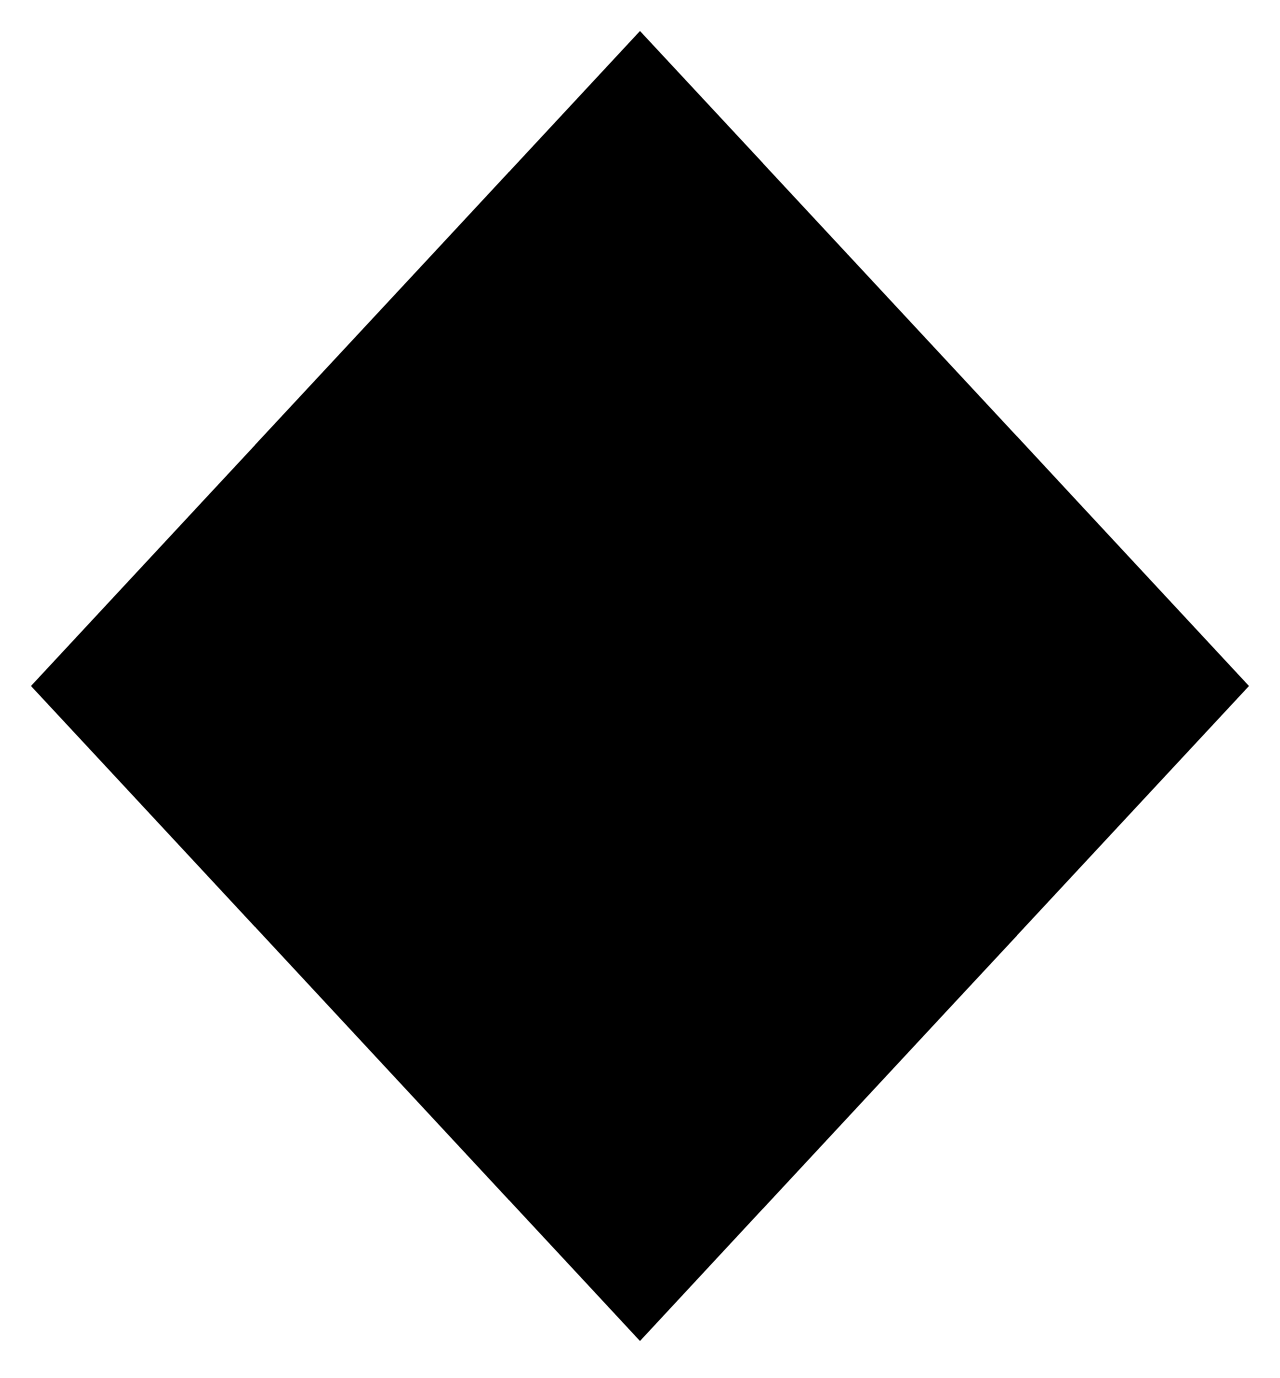
<file: svg.html>
<!DOCTYPE html>
<html lang="en">
<head>
    <meta charset="UTF-8">
    <meta name="viewport" content="width=device-width, initial-scale=1.0">
    <title>SVG Shape</title>
</head>
<body>
<svg class="home__blob" viewBox="0 0 550 591" xmlns="http://www.w3.org/2000/svg">
    <mask id="maskBlob" mask-type="alpha">
        <path d="M275 10 L540 295 L275 580 L10 295 Z"/>
    </mask>
    <g mask="url(#maskBlob)">
        <path d="M275 10 L540 295 L275 580 L10 295 Z" stroke="black" stroke-width="10"/>
        <rect x="37" width="476" height="630" fill="url(#pattern0)"/>
    </g>
    <rect x="37" width="476" height="300" fill="url(#pattern1)"/>
    <defs>
        <pattern id="pattern0" patternContentUnits="objectBoundingBox" width="1" height="1">
            <use href="#imageBlob" transform="matrix(0.00143057 0 0 0.00108108 0.0404062 0)"/>
        </pattern>
        <pattern id="pattern1" patternContentUnits="objectBoundingBox" width="1" height="1">
            <use href="#imageBlob" transform="matrix(0.00143057 0 0 0.00226984 0.0404062 0)"/>
        </pattern>
        <!-- Insert your profile (recommended size: 640 x 940) -->
        <image class="home__img" id="imageBlob" width="640" height="925" href=""/>
    </defs>
</svg>
</body>
</html>
</file>
